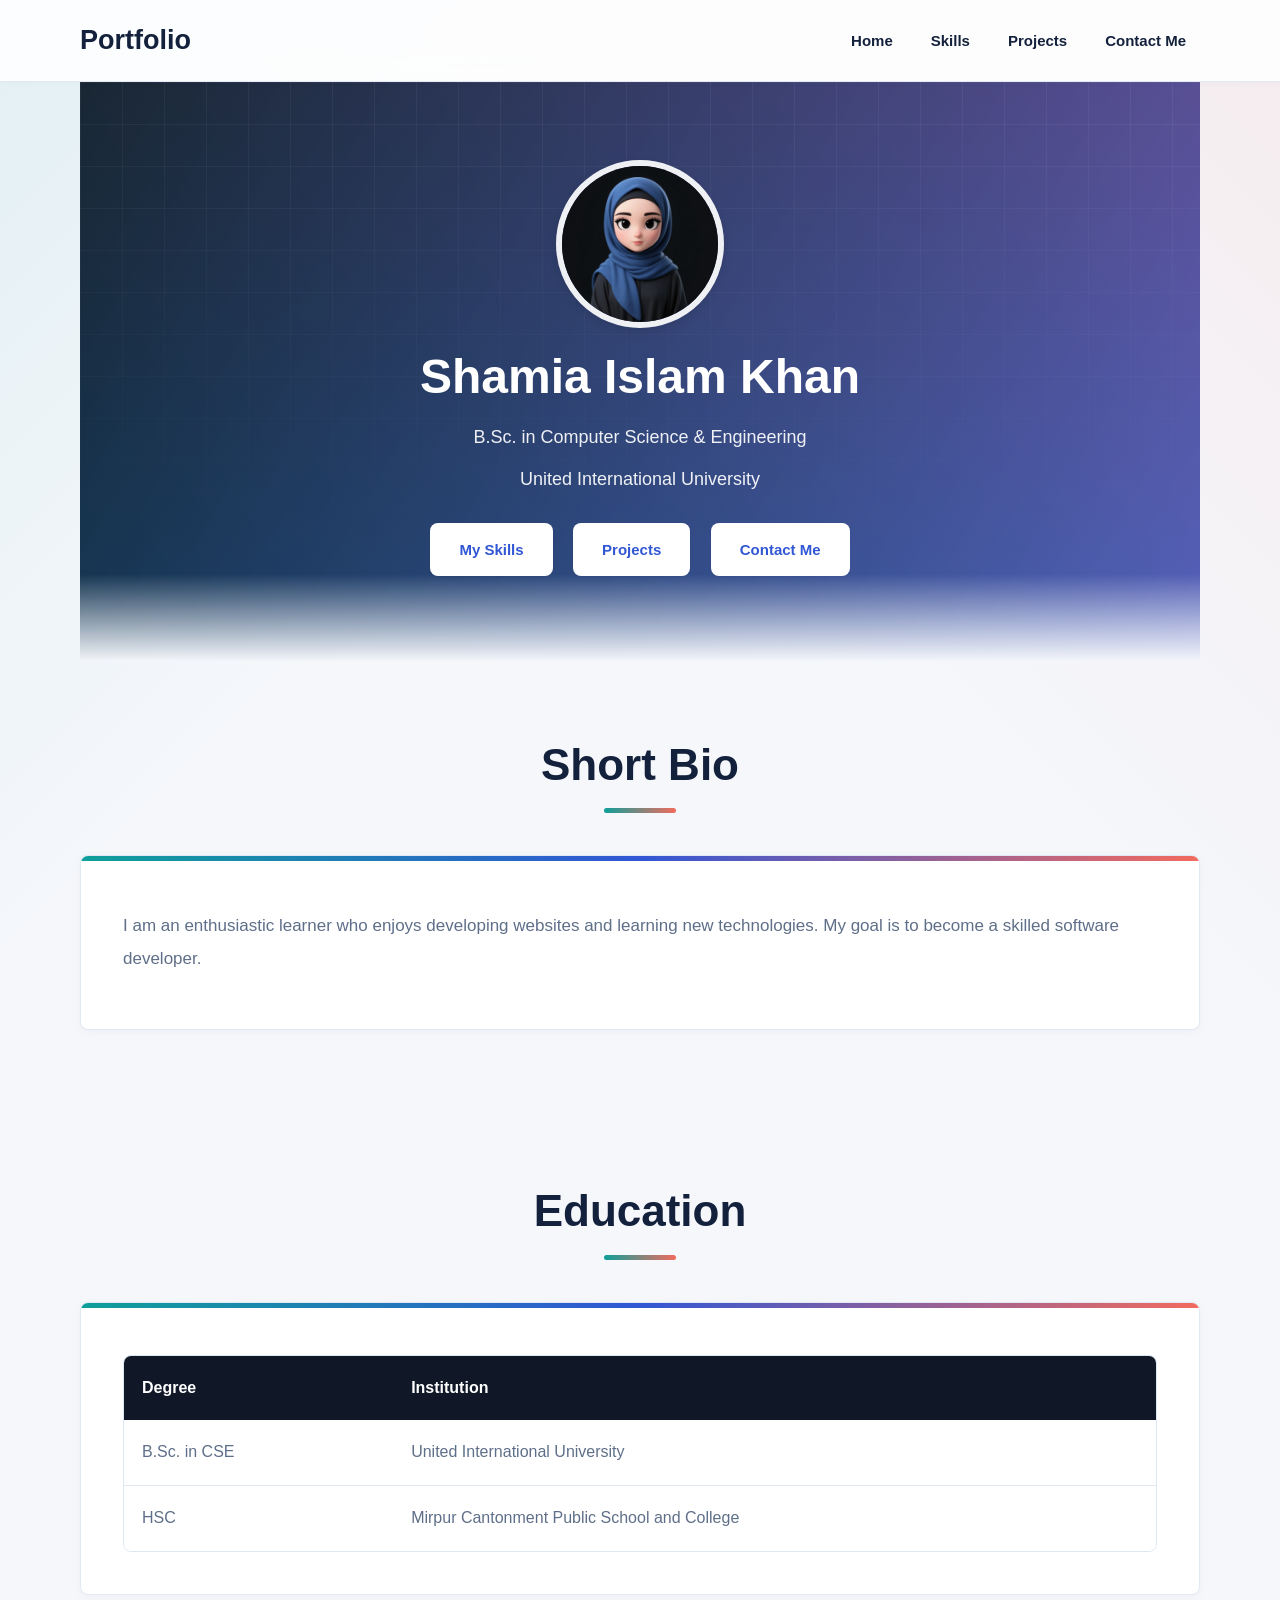
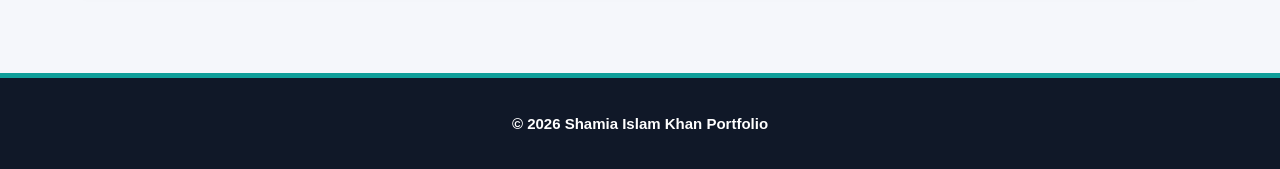
<file: index.html>
<!DOCTYPE html>
<html lang="en">
<head>
    <meta charset="UTF-8">
    <meta name="viewport" content="width=device-width, initial-scale=1.0">
    <title>Shamia Islam Khan Portfolio</title>
    <link rel="stylesheet" href="style.css?v=2">
</head>
<body>

<header>
    <nav>
        <div class="logo">Portfolio</div>

        <ul>
            <li><a href="index.html">Home</a></li>
            <li><a href="skills.html">Skills</a></li>
            <li><a href="projects.html">Projects</a></li>
            <li><a href="contact.html">Contact Me</a></li>
        </ul>
    </nav>
</header>

<section class="hero" id="home">

    <img src="image.jpg" alt="Profile">

    <h1>Shamia Islam Khan</h1>

    <p>B.Sc. in Computer Science & Engineering</p>

    <p>United International University</p>

    <div>
        <a href="skills.html" class="btn">My Skills</a>
        <a href="projects.html" class="btn">Projects</a>
        <a href="contact.html" class="btn">Contact Me</a>
    </div>

</section>

<section id="bio">
    <h2>Short Bio</h2>

    <div class="card">
        <p>
            I am an enthusiastic learner who enjoys developing websites and learning new technologies. My goal is to become a skilled software developer.
        </p>
    </div>
</section>

<section id="education">
    <h2>Education</h2>

    <div class="card">

        <table>

            <tr>
                <th>Degree</th>
                <th>Institution</th>
            </tr>

            <tr>
                <td>B.Sc. in CSE</td>
                <td>United International University</td>
            </tr>

            <tr>
                <td>HSC</td>
                <td>Mirpur Cantonment Public School and College</td>
            </tr>


        </table>

    </div>
</section>

<footer>
    <p>© 2026 Shamia Islam Khan Portfolio</p>
</footer>

<script src="script.js"></script>

</body>
</html>
</file>
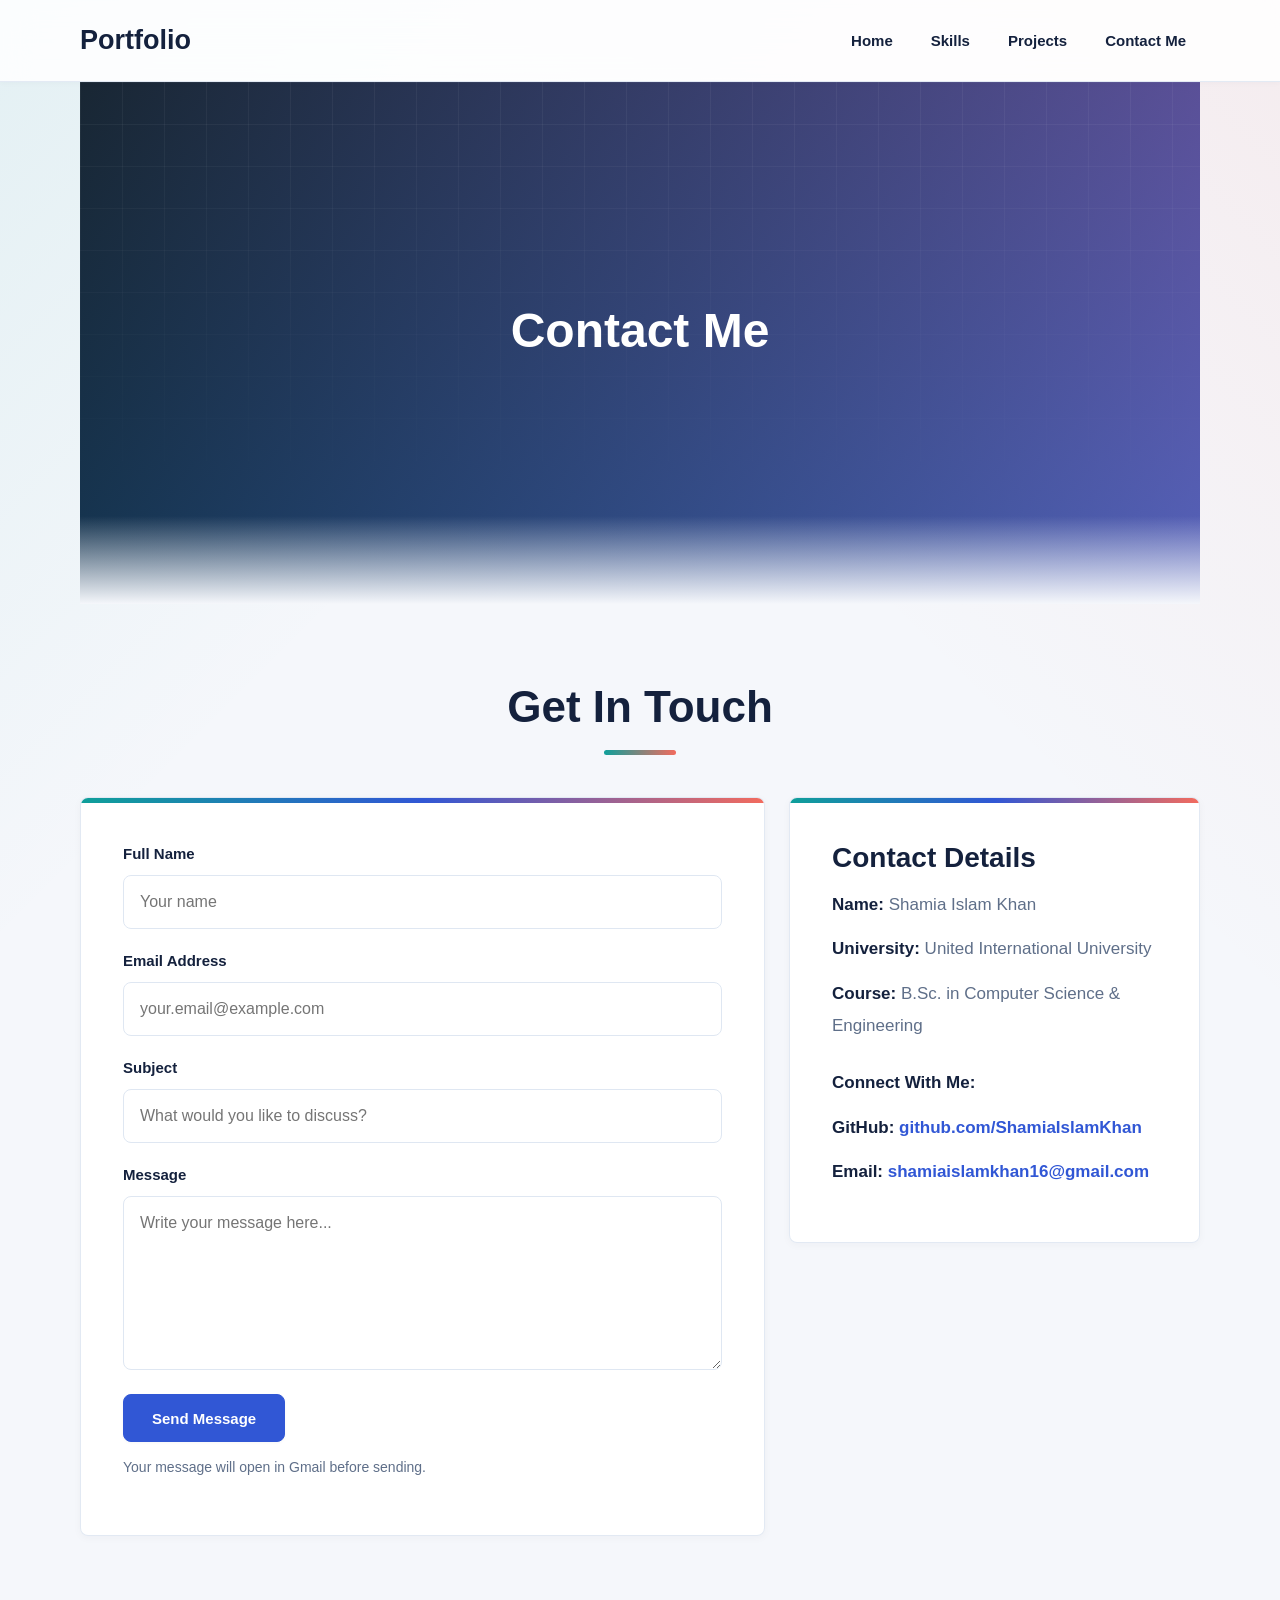
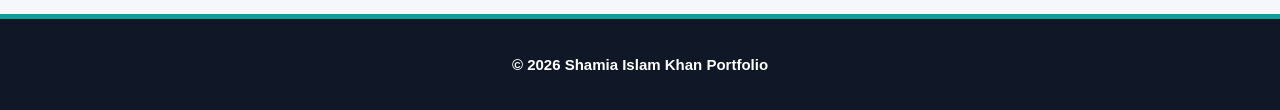
<file: contact.html>
<!DOCTYPE html>
<html lang="en">
<head>
    <meta charset="UTF-8">
    <meta name="viewport" content="width=device-width, initial-scale=1.0">
    <title>Contact Me | Shamia Islam Khan Portfolio</title>
    <link rel="stylesheet" href="style.css?v=2">
</head>
<body>

<header>
    <nav>
        <div class="logo">Portfolio</div>

        <ul>
            <li><a href="index.html">Home</a></li>
            <li><a href="skills.html">Skills</a></li>
            <li><a href="projects.html">Projects</a></li>
            <li><a href="contact.html">Contact Me</a></li>
        </ul>
    </nav>
</header>

<section class="hero" id="contact">
    <div style="position:relative; z-index:1;">
        <h1>Contact Me</h1>
       
    </div>
</section>

<section>
    <h2>Get In Touch</h2>
    <div class="contact-layout">
        <form class="card contact-form" id="contactForm">
            <label for="name">Full Name</label>
            <input type="text" id="name" name="name" placeholder="Your name" required>

            <label for="email">Email Address</label>
            <input type="email" id="email" name="email" placeholder="your.email@example.com" required>

            <label for="subject">Subject</label>
            <input type="text" id="subject" name="subject" placeholder="What would you like to discuss?" required>

            <label for="message">Message</label>
            <textarea id="message" name="message" rows="6" placeholder="Write your message here..." required></textarea>

            <button type="submit" class="btn form-btn">Send Message</button>
            <p class="form-note">Your message will open in Gmail before sending.</p>
        </form>

        <div class="card contact-info">
            <h3>Contact Details</h3>
            <p><strong>Name:</strong> Shamia Islam Khan</p>
            <p><strong>University:</strong> United International University</p>
            <p><strong>Course:</strong> B.Sc. in Computer Science & Engineering</p>
            <p style="margin-top:25px;"><strong>Connect With Me:</strong></p>
            <p><strong>GitHub:</strong> <a href="https://github.com/ShamiaIslamKhan" target="_blank">github.com/ShamiaIslamKhan</a></p>
            <p><strong>Email:</strong> <a href="mailto:shamiaislamkhan16@gmail.com">shamiaislamkhan16@gmail.com</a></p>
        </div>
    </div>
</section>

<footer>
    <p>&copy; 2026 Shamia Islam Khan Portfolio</p>
</footer>

<script src="script.js"></script>
</body>
</html>
</file>
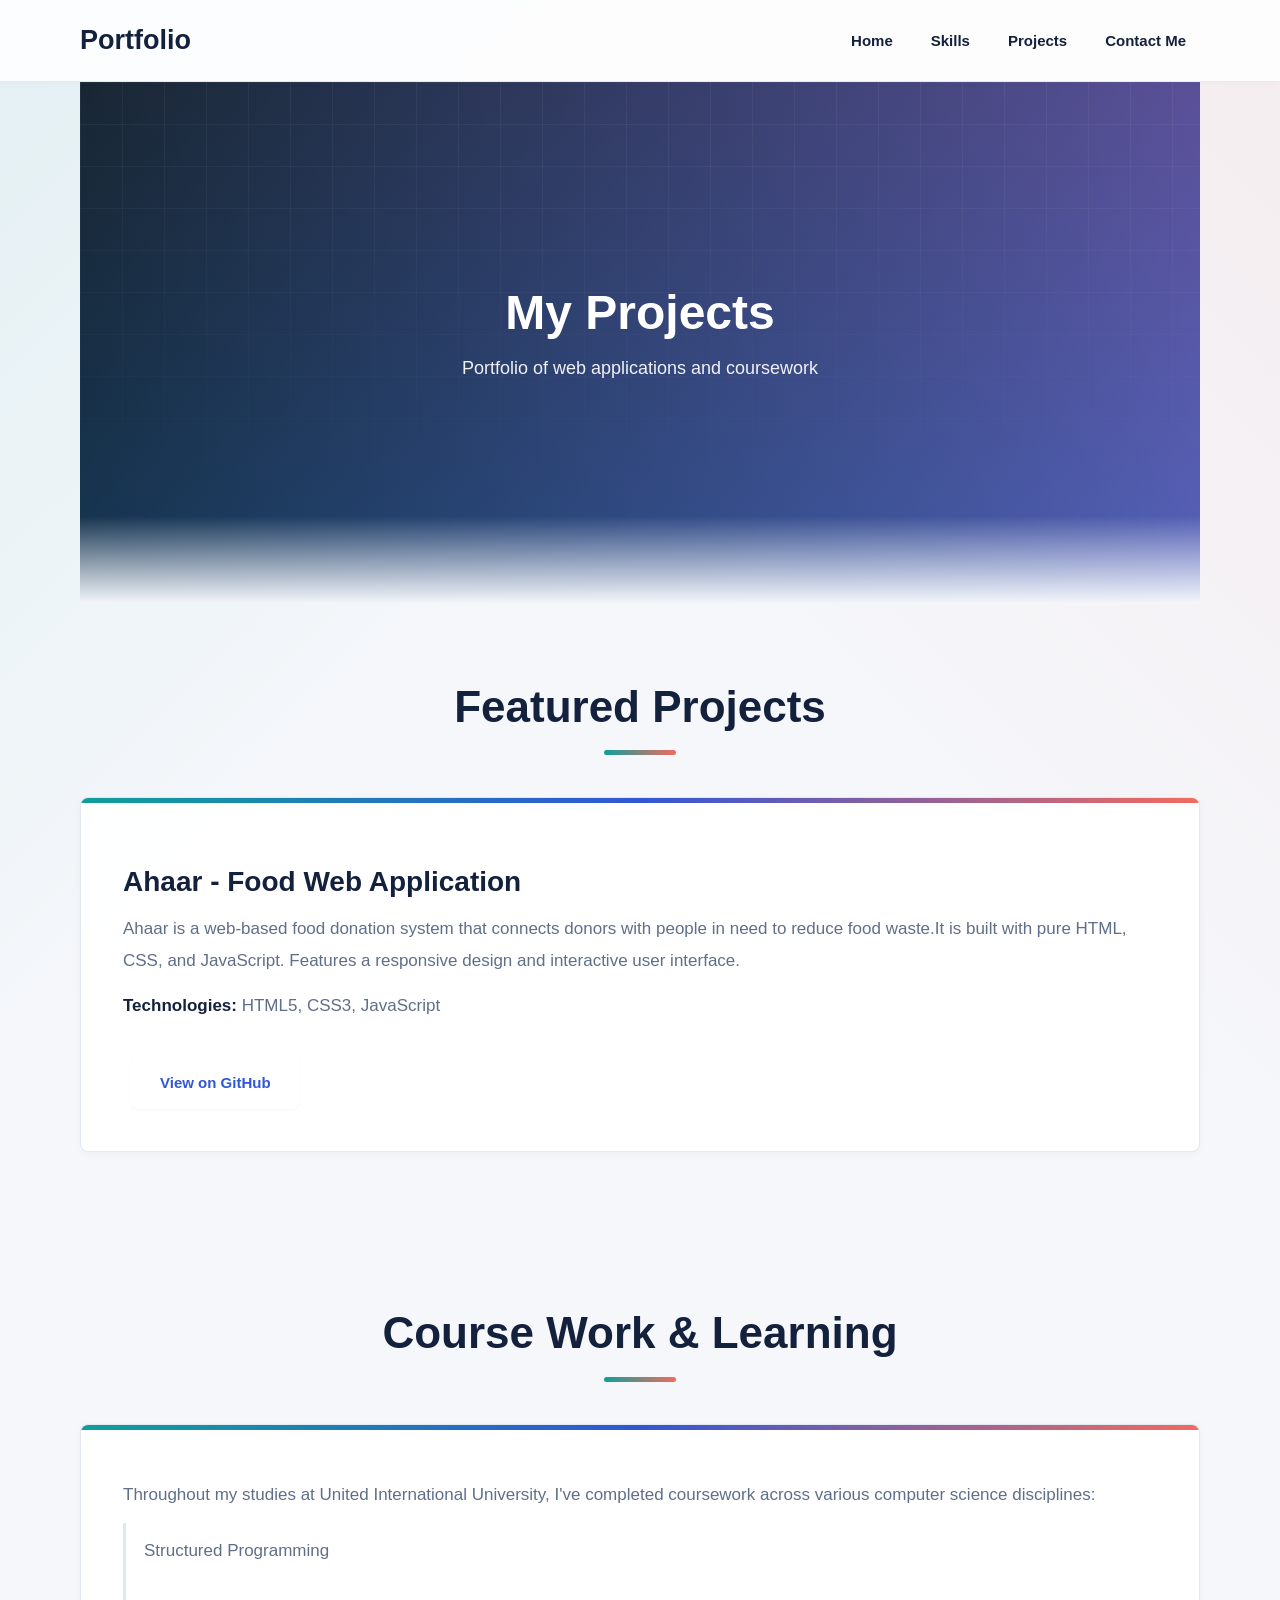
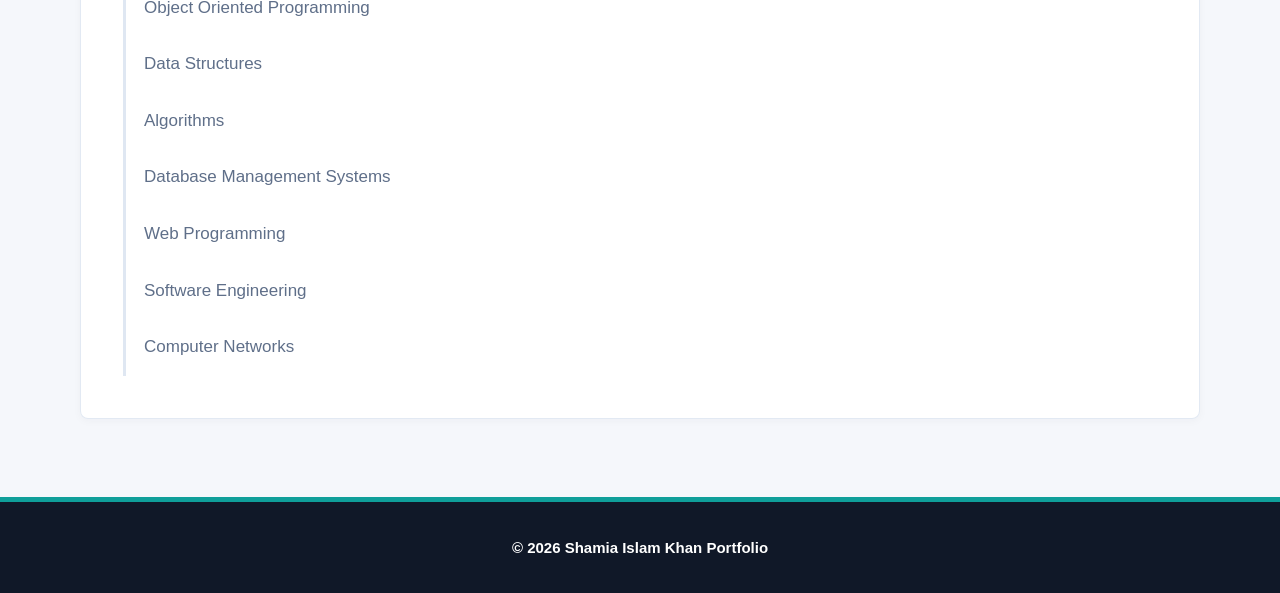
<file: projects.html>
<!DOCTYPE html>
<html lang="en">
<head>
    <meta charset="UTF-8">
    <meta name="viewport" content="width=device-width, initial-scale=1.0">
    <title>Projects | Shamia Islam Khan Portfolio</title>
    <link rel="stylesheet" href="style.css?v=2">
</head>
<body>

<header>
    <nav>
        <div class="logo">Portfolio</div>

        <ul>
            <li><a href="index.html">Home</a></li>
            <li><a href="skills.html">Skills</a></li>
            <li><a href="projects.html">Projects</a></li>
            <li><a href="contact.html">Contact Me</a></li>
        </ul>
    </nav>
</header>

<section class="hero" id="projects">
    <div style="position:relative; z-index:1;">
        <h1>My Projects</h1>
        <p>Portfolio of web applications and coursework</p>
    </div>
</section>

<section>
    <h2>Featured Projects</h2>
    <div class="card">
        <h3>Ahaar - Food Web Application</h3>
        <p>Ahaar is a web-based food donation system that connects donors with people in need to reduce food waste.It is  built with pure HTML, CSS, and JavaScript. Features a responsive design and interactive user interface.</p>
        <p><strong>Technologies:</strong> HTML5, CSS3, JavaScript</p>
        <a href="https://github.com/ShamiaIslamKhan" target="_blank" class="btn">View on GitHub</a>
    </div>
</section>

<section>
    <h2>Course Work & Learning</h2>
    <div class="card">
        <p>Throughout my studies at United International University, I've completed coursework across various computer science disciplines:</p>
        <ul>
            <li>Structured Programming</li>
            <li>Object Oriented Programming</li>
            <li>Data Structures</li>
            <li>Algorithms</li>
            <li>Database Management Systems</li>
            <li>Web Programming</li>
            <li>Software Engineering</li>
            <li>Computer Networks</li>
        </ul>
    </div>
</section>

<footer>
    <p>&copy; 2026 Shamia Islam Khan Portfolio</p>
</footer>

<script src="script.js"></script>
</body>
</html>
</file>
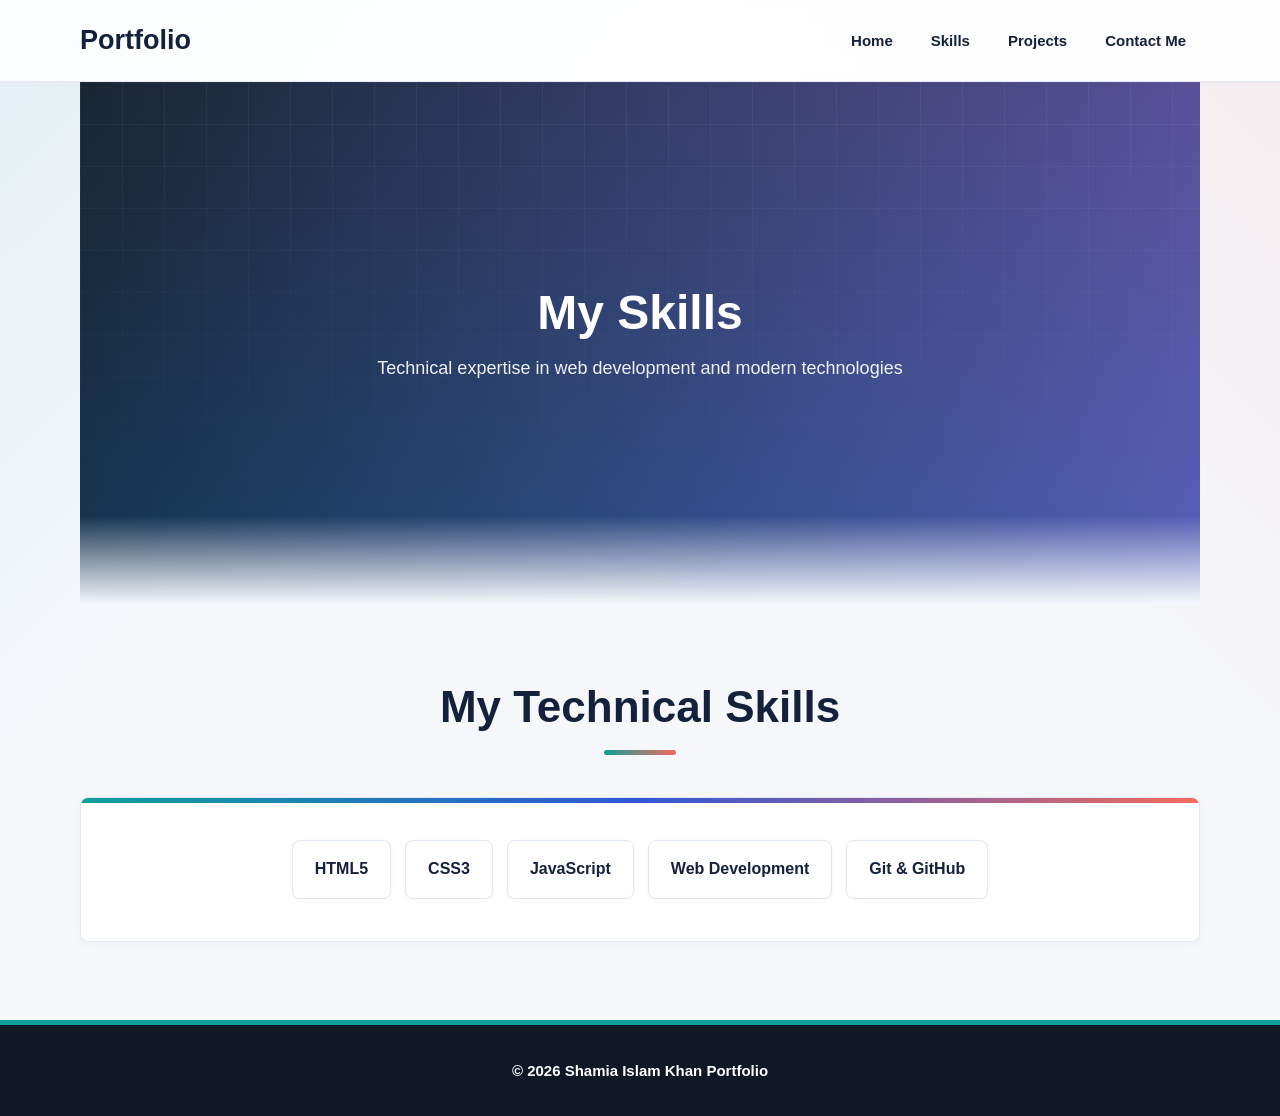
<file: skills.html>
<!DOCTYPE html>
<html lang="en">
<head>
    <meta charset="UTF-8">
    <meta name="viewport" content="width=device-width, initial-scale=1.0">
    <title>Skills | Shamia Islam Khan Portfolio</title>
    <link rel="stylesheet" href="style.css?v=2">
</head>
<body>

<header>
    <nav>
        <div class="logo">Portfolio</div>

        <ul>
            <li><a href="index.html">Home</a></li>
            <li><a href="skills.html">Skills</a></li>
            <li><a href="projects.html">Projects</a></li>
            <li><a href="contact.html">Contact Me</a></li>
        </ul>
    </nav>
</header>

<section class="hero" id="skills">
    <div style="position:relative; z-index:1;">
        <h1>My Skills</h1>
        <p>Technical expertise in web development and modern technologies</p>
    </div>
</section>

<section>
    <h2>My Technical Skills</h2>
    <div class="card">
        <div class="skills-list">
            <div class="skill">HTML5</div>
            <div class="skill">CSS3</div>
            <div class="skill">JavaScript</div>
            <div class="skill">Web Development</div>
            <div class="skill">Git & GitHub</div>
           
        </div>
    </div>
</section>

<footer>
    <p>&copy; 2026 Shamia Islam Khan Portfolio</p>
</footer>

<script src="script.js"></script>
</body>
</html>
</file>
<file: style.css>
﻿*{
    margin:0;
    padding:0;
    box-sizing:border-box;
}

:root{
    --ink:#14213d;
    --muted:#5f6f89;
    --paper:#ffffff;
    --soft:#f5f7fb;
    --line:#dfe7f2;
    --teal:#0f9f9a;
    --coral:#f26b5e;
    --blue:#3157d5;
    --navy:#101828;
    --shadow:0 2px 8px rgba(20,33,61,0.035);
}

html{
    scroll-behavior:smooth;
}

body{
    background:
        linear-gradient(135deg, rgba(15,159,154,0.08), transparent 32%),
        linear-gradient(225deg, rgba(242,107,94,0.08), transparent 34%),
        var(--soft);
    color:var(--ink);
    line-height:1.8;
    font-family:'Segoe UI', Tahoma, Geneva, Verdana, sans-serif;
}

header{
    background:rgba(255,255,255,0.86);
    position:sticky;
    top:0;
    z-index:1000;
    box-shadow:0 1px 6px rgba(20,33,61,0.03);
    backdrop-filter:blur(16px);
    border-bottom:1px solid rgba(223,231,242,0.85);
}

nav{
    width:min(1120px, 90%);
    margin:auto;
    display:flex;
    justify-content:space-between;
    align-items:center;
    padding:16px 0;
}

.logo{
    color:var(--ink);
    font-size:27px;
    font-weight:800;
    letter-spacing:0;
}

nav ul{
    list-style:none;
    display:flex;
    gap:10px;
}

nav ul li{
    position:relative;
}

nav ul li a{
    color:var(--ink);
    text-decoration:none;
    font-weight:700;
    font-size:15px;
    transition:all 0.25s ease;
    position:relative;
    display:inline-flex;
    align-items:center;
    min-height:40px;
    padding:8px 14px;
    border-radius:8px;
}

nav ul li a:hover{
    color:var(--blue);
    background:#eef4ff;
    text-decoration:none;
}

.hero{
    min-height:58vh;
    color:white;
    display:flex;
    flex-direction:column;
    justify-content:center;
    align-items:center;
    text-align:center;
    position:relative;
    overflow:hidden;
    padding:78px 20px 86px;
    background:
        linear-gradient(120deg, rgba(16,24,40,0.88), rgba(49,87,213,0.72)),
        linear-gradient(45deg, var(--teal), var(--coral));
}

.hero::before{
    content:'';
    position:absolute;
    inset:0;
    background-image:
        linear-gradient(rgba(255,255,255,0.08) 1px, transparent 1px),
        linear-gradient(90deg, rgba(255,255,255,0.08) 1px, transparent 1px);
    background-size:42px 42px;
    mask-image:linear-gradient(to bottom, rgba(0,0,0,0.65), transparent 82%);
}

.hero::after{
    content:'';
    position:absolute;
    inset:auto 0 0;
    height:88px;
    background:linear-gradient(to bottom, transparent, var(--soft));
}

.hero img{
    width:168px;
    height:168px;
    border-radius:50%;
    border:6px solid rgba(255,255,255,0.92);
    margin-bottom:24px;
    box-shadow:0 4px 10px rgba(0,0,0,0.1);
    transition:transform 0.3s ease, box-shadow 0.3s ease;
    position:relative;
    z-index:1;
    object-fit:cover;
}

.hero img:hover{
    transform:translateY(-4px) scale(1.03);
    box-shadow:0 6px 14px rgba(0,0,0,0.11);
}

.hero h1{
    font-size:clamp(30px, 4.6vw, 48px);
    line-height:1.05;
    font-weight:800;
    margin-bottom:14px;
    position:relative;
    z-index:1;
    letter-spacing:0;
}

.hero p{
    font-size:18px;
    margin:5px 0;
    position:relative;
    z-index:1;
    opacity:0.92;
    font-weight:500;
}

.hero div{
    position:relative;
    z-index:1;
}

.btn{
    display:inline-flex;
    align-items:center;
    justify-content:center;
    min-height:48px;
    background:var(--paper);
    color:var(--blue);
    padding:12px 28px;
    margin:22px 8px 0;
    text-decoration:none;
    border-radius:8px;
    font-weight:800;
    font-size:15px;
    transition:all 0.25s ease;
    box-shadow:0 1px 3px rgba(16,24,40,0.035);
    cursor:pointer;
    border:1px solid rgba(255,255,255,0.7);
}

.btn:hover{
    transform:translateY(-3px);
    box-shadow:0 2px 5px rgba(16,24,40,0.045);
    color:var(--teal);
    background:#ffffff;
    text-decoration:none;
}

.btn:active{
    transform:translateY(0);
}

section{
    width:min(1120px, 90%);
    margin:auto;
    padding:78px 0;
}

section:nth-of-type(even){
    position:relative;
}

h2{
    text-align:center;
    margin-bottom:42px;
    color:var(--ink);
    font-size:clamp(30px, 5vw, 44px);
    line-height:1.15;
    font-weight:800;
    position:relative;
}

h2::after{
    content:'';
    display:block;
    width:72px;
    height:5px;
    background:linear-gradient(90deg, var(--teal), var(--coral));
    margin:18px auto 0;
    border-radius:999px;
}

.card{
    background:rgba(255,255,255,0.92);
    padding:42px;
    border-radius:8px;
    box-shadow:var(--shadow);
    transition:transform 0.25s ease, box-shadow 0.25s ease, border-color 0.25s ease;
    border:1px solid rgba(223,231,242,0.9);
    position:relative;
    overflow:hidden;
}

.card::before{
    content:'';
    position:absolute;
    inset:0 0 auto;
    height:5px;
    background:linear-gradient(90deg, var(--teal), var(--blue), var(--coral));
}

.card:hover{
    transform:translateY(-5px);
    box-shadow:0 3px 10px rgba(20,33,61,0.04);
    border-color:rgba(49,87,213,0.22);
}

.card p{
    font-size:17px;
    margin:12px 0;
    color:var(--muted);
    line-height:1.9;
}

.skills-list{
    display:flex;
    justify-content:center;
    flex-wrap:wrap;
    gap:14px;
}

.skill{
    background:#ffffff;
    color:var(--ink);
    padding:14px 22px;
    border-radius:8px;
    font-weight:800;
    font-size:16px;
    transition:all 0.25s ease;
    box-shadow:0 1px 5px rgba(20,33,61,0.03);
    cursor:default;
    border:1px solid var(--line);
}

.skill:hover{
    transform:translateY(-3px);
    color:var(--blue);
    border-color:rgba(49,87,213,0.28);
    box-shadow:0 2px 7px rgba(20,33,61,0.035);
}

table{
    width:100%;
    border-collapse:separate;
    border-spacing:0;
    margin-top:10px;
    overflow:hidden;
    border-radius:8px;
    border:1px solid var(--line);
}

table th{
    color:white;
    background:var(--navy);
    padding:18px;
    text-align:left;
    font-weight:800;
    font-size:16px;
}

table td{
    padding:18px;
    border-bottom:1px solid var(--line);
    color:var(--muted);
    font-size:16px;
    background:white;
}

table tr{
    transition:background 0.2s ease;
}

table tr:hover td{
    background:#f8fbff;
}

table tr:last-child td{
    border-bottom:none;
}

footer{
    background:var(--navy);
    color:white;
    text-align:center;
    padding:32px 20px;
    font-weight:600;
    font-size:15px;
    border-top:5px solid var(--teal);
}

h3{
    color:var(--ink);
    margin:24px 0 14px;
    font-size:28px;
    line-height:1.25;
    font-weight:800;
}

section ul{
    list-style:none;
}

section ul li{
    padding:13px 0 13px 18px;
    color:var(--muted);
    transition:all 0.2s ease;
    border-left:3px solid var(--line);
    margin-left:0;
    font-size:17px;
}

section ul li:hover{
    color:var(--blue);
    border-left-color:var(--coral);
    background:linear-gradient(90deg, rgba(242,107,94,0.08), transparent);
}

a{
    color:var(--blue);
    text-decoration:none;
    transition:all 0.25s ease;
    font-weight:700;
}

a:hover{
    color:var(--teal);
    text-decoration:underline;
}

p strong{
    color:var(--ink);
    font-weight:800;
}

.contact-layout{
    display:grid;
    grid-template-columns:minmax(0, 1.25fr) minmax(280px, 0.75fr);
    gap:24px;
    align-items:start;
}

.contact-form{
    display:flex;
    flex-direction:column;
}

.contact-form label{
    color:var(--ink);
    font-weight:800;
    margin:18px 0 8px;
    font-size:15px;
}

.contact-form label:first-child{
    margin-top:0;
}

.contact-form input,
.contact-form textarea{
    width:100%;
    border:1px solid var(--line);
    border-radius:8px;
    padding:14px 16px;
    color:var(--ink);
    background:#ffffff;
    font:inherit;
    line-height:1.5;
    transition:border-color 0.2s ease, box-shadow 0.2s ease;
}

.contact-form textarea{
    resize:vertical;
    min-height:150px;
}

.contact-form input:focus,
.contact-form textarea:focus{
    outline:none;
    border-color:var(--blue);
    box-shadow:0 0 0 4px rgba(49,87,213,0.12);
}

.form-btn{
    align-self:flex-start;
    margin:24px 0 0;
    background:var(--blue);
    color:white;
    border-color:var(--blue);
}

.form-btn:hover{
    color:white;
    background:var(--teal);
    border-color:var(--teal);
}

.contact-form .form-note{
    font-size:14px;
    margin-top:12px;
}

.contact-info h3{
    margin-top:0;
}

@media(max-width:768px){
    nav{
        flex-direction:column;
        gap:14px;
        width:min(94%, 1120px);
        padding:14px 0;
    }

    nav ul{
        flex-wrap:wrap;
        justify-content:center;
        gap:8px;
    }

    nav ul li a{
        min-height:36px;
        padding:7px 10px;
        font-size:14px;
    }

    .hero{
        min-height:auto;
        padding:56px 18px 72px;
    }

    .hero p{
        font-size:16px;
    }

    .hero img{
        width:138px;
        height:138px;
        margin-bottom:18px;
    }

    section{
        width:90%;
        padding:58px 0;
    }

    h2{
        margin-bottom:32px;
    }

    .card{
        padding:30px 22px;
    }

    .card p{
        font-size:16px;
    }

    .btn{
        width:100%;
        max-width:260px;
        padding:12px 18px;
        margin:14px 5px 0;
        font-size:14px;
    }

    .skills-list{
        gap:10px;
    }

    .skill{
        padding:12px 16px;
        font-size:14px;
    }

    table{
        display:block;
        overflow-x:auto;
        white-space:nowrap;
    }

    table th,
    table td{
        padding:14px;
        font-size:14px;
    }

    h3{
        font-size:22px;
        margin:20px 0 12px;
    }

    section ul li{
        padding:11px 0 11px 14px;
        font-size:15px;
    }

    .contact-layout{
        grid-template-columns:1fr;
    }

    .form-btn{
        width:100%;
        max-width:none;
    }
}
</file>
